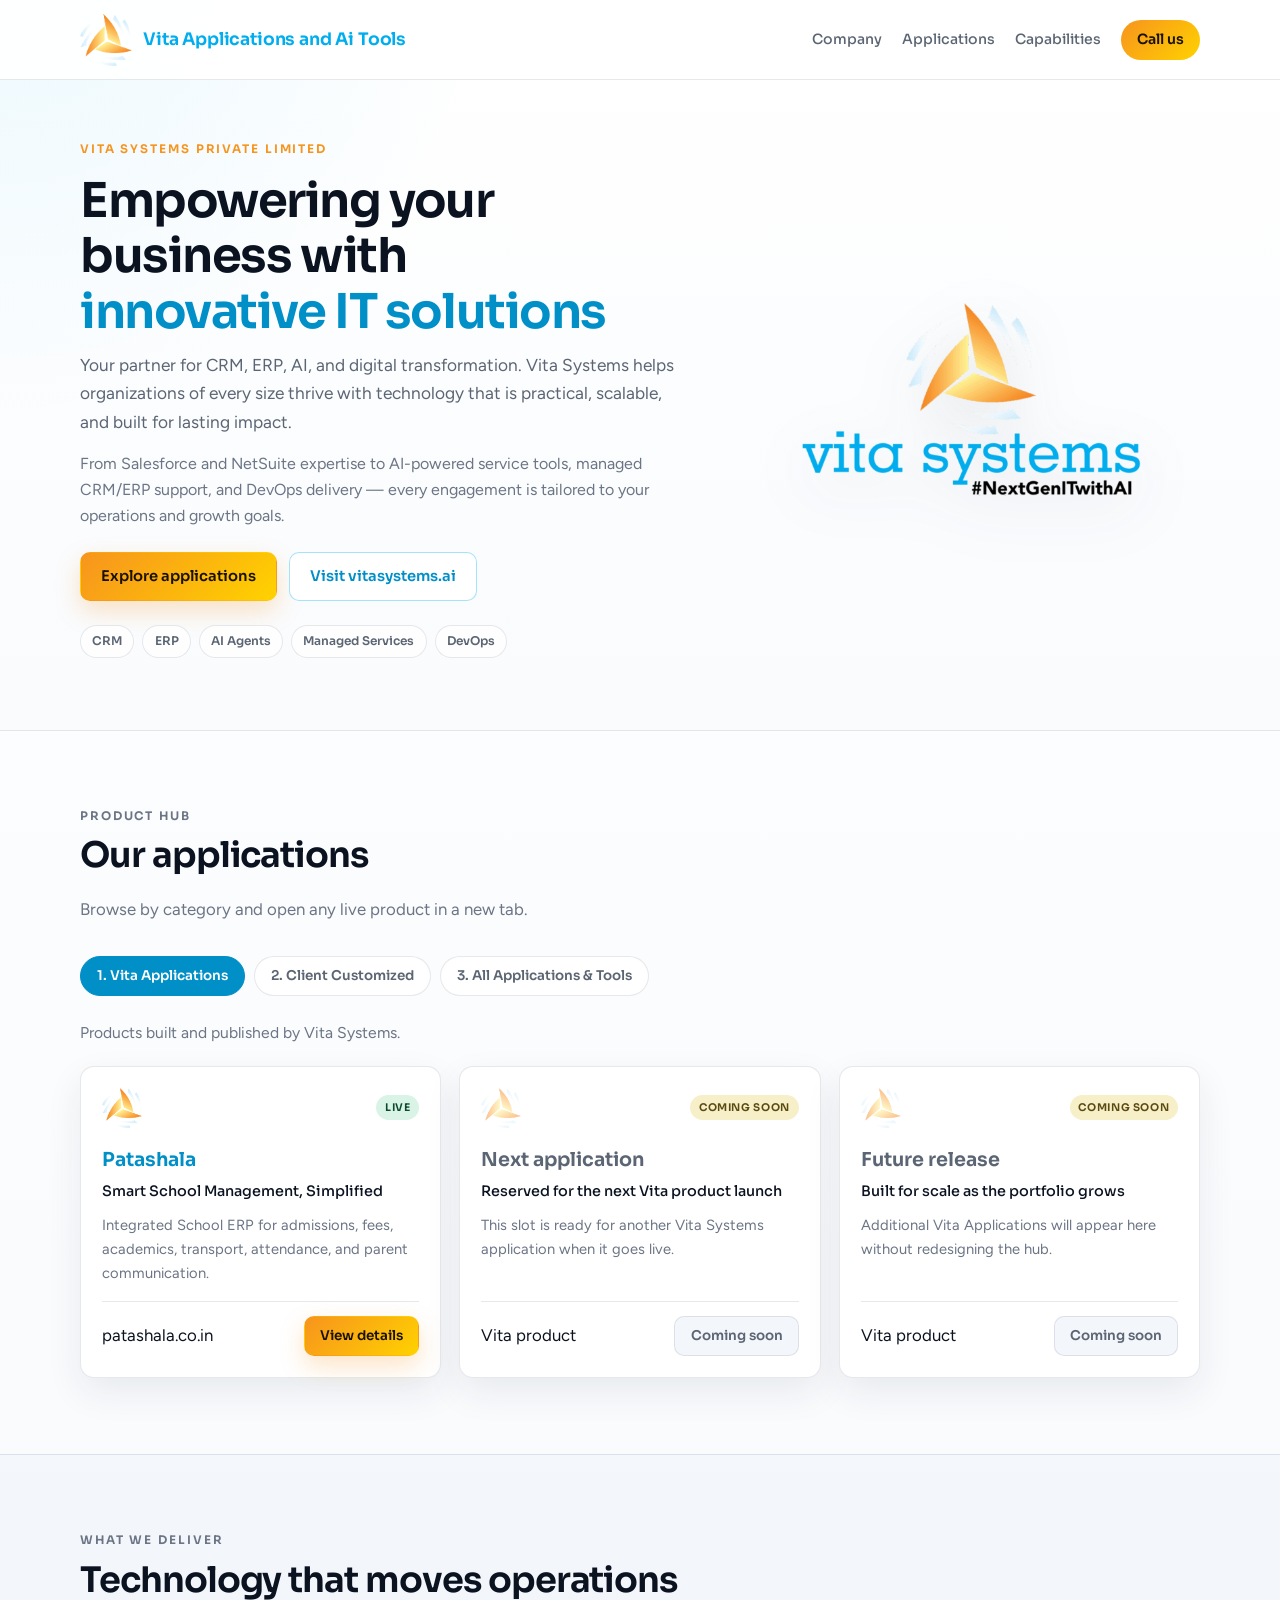
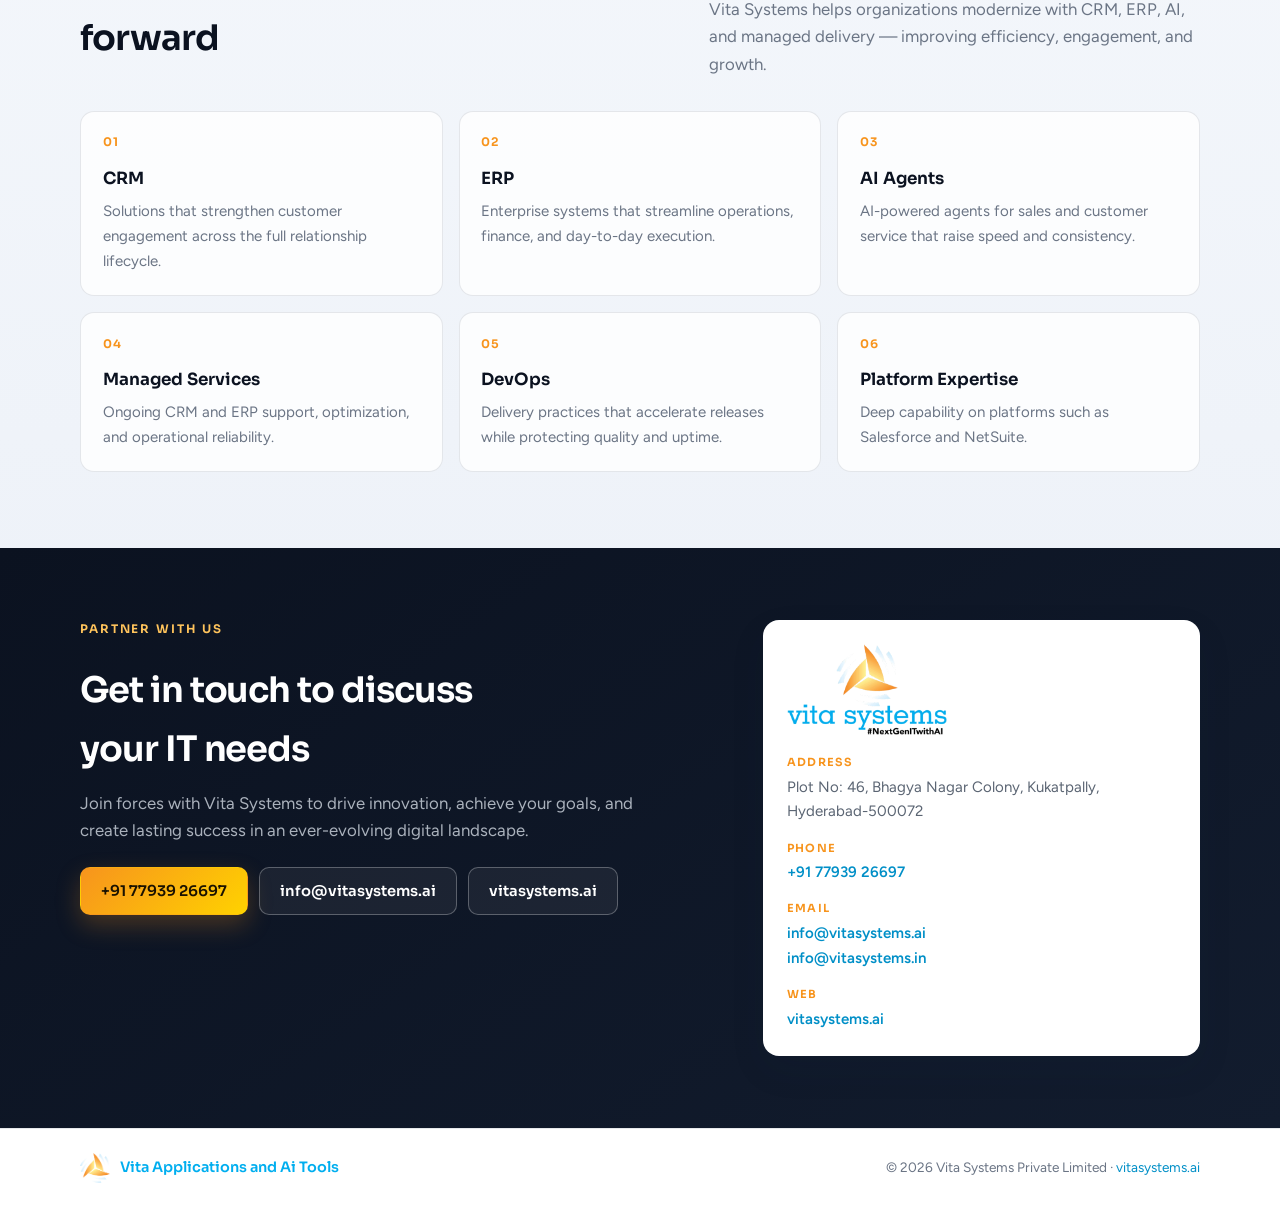
<file: index.html>
<!DOCTYPE html>
<html lang="en">
<head>
  <meta charset="UTF-8" />
  <meta name="viewport" content="width=device-width, initial-scale=1.0" />
  <title>Vita Applications and Ai Tools | Vita Systems</title>
  <meta name="description" content="Official application hub for Vita Systems — launch Patashala and client-customized products from apps.vitasystems.in." />
  <meta name="theme-color" content="#ffffff" />
  <link rel="canonical" href="https://apps.vitasystems.in/" />
  <link rel="preconnect" href="https://fonts.googleapis.com" />
  <link rel="preconnect" href="https://fonts.gstatic.com" crossorigin />
  <link href="https://fonts.googleapis.com/css2?family=Figtree:wght@400;500;600;700&family=Sora:wght@500;600;700&display=swap" rel="stylesheet" />
  <link rel="stylesheet" href="css/styles.css" />
  <link rel="icon" type="image/png" href="assets/vita-emblem-transparent.png" />
</head>
<body>
  <a class="skip-link" href="#applications">Skip to applications</a>

  <header class="site-header">
    <div class="container header-inner">
      <a class="brand" href="#top" aria-label="Vita Applications and Ai Tools home">
        <img src="assets/vita-emblem-transparent.png" alt="" width="56" height="56" class="brand-mark" />
        <span class="brand-name">Vita Applications and Ai Tools</span>
      </a>
      <nav class="site-nav" aria-label="Primary">
        <a href="#about">Company</a>
        <a href="#applications">Applications</a>
        <a href="#capabilities">Capabilities</a>
        <a class="nav-cta" href="tel:+917793926697">Call us</a>
      </nav>
    </div>
  </header>

  <main id="top">
    <section id="about" class="hero" aria-labelledby="company-heading">
      <div class="container hero-grid">
        <div class="hero-copy">
          <p class="eyebrow">Vita Systems Private Limited</p>
          <h1 id="company-heading">
            Empowering your business with
            <span class="text-accent">innovative IT solutions</span>
          </h1>
          <p class="lead">
            Your partner for CRM, ERP, AI, and digital transformation. Vita Systems
            helps organizations of every size thrive with technology that is practical,
            scalable, and built for lasting impact.
          </p>
          <p class="lead muted">
            From Salesforce and NetSuite expertise to AI-powered service tools,
            managed CRM/ERP support, and DevOps delivery — every engagement is
            tailored to your operations and growth goals.
          </p>
          <div class="hero-actions">
            <a class="btn btn-primary" href="#applications">Explore applications</a>
            <a class="btn btn-secondary" href="https://vitasystems.ai/" target="_blank" rel="noopener noreferrer">Visit vitasystems.ai</a>
          </div>
          <ul class="trust-row">
            <li>CRM</li>
            <li>ERP</li>
            <li>AI Agents</li>
            <li>Managed Services</li>
            <li>DevOps</li>
          </ul>
        </div>
        <div class="hero-visual">
          <img
            src="assets/vita-logo-transparent.png"
            alt="Vita Systems — #NextGenITwithAI"
            width="380"
            height="216"
            class="hero-logo"
            decoding="async"
          />
        </div>
      </div>
    </section>

    <section id="applications" class="section apps-section" aria-labelledby="apps-heading">
      <div class="container">
        <header class="section-head">
          <p class="eyebrow">Product hub</p>
          <h2 id="apps-heading">Our applications</h2>
          <p>Browse by category and open any live product in a new tab.</p>
        </header>

        <div class="app-tabs" role="tablist" aria-label="Application categories">
          <button type="button" class="app-tab is-active" role="tab" aria-selected="true" aria-controls="panel-vita" id="tab-vita" data-panel="panel-vita">1. Vita Applications</button>
          <button type="button" class="app-tab" role="tab" aria-selected="false" aria-controls="panel-client" id="tab-client" data-panel="panel-client">2. Client Customized</button>
          <button type="button" class="app-tab" role="tab" aria-selected="false" aria-controls="panel-all" id="tab-all" data-panel="panel-all">3. All Applications &amp; Tools</button>
        </div>

        <!-- 1. Vita Applications -->
        <div class="app-panel is-active" role="tabpanel" id="panel-vita" aria-labelledby="tab-vita">
          <p class="panel-intro">Products built and published by Vita Systems.</p>
          <ul class="app-grid">
            <li>
              <a class="app-card-link" href="apps/patashala.html" aria-label="View Patashala details">
                <article class="app-card">
                  <div class="app-card-top">
                    <img src="assets/vita-emblem-transparent.png" alt="" width="40" height="40" class="app-card-logo" />
                    <span class="app-badge">Live</span>
                  </div>
                  <h3 class="app-name">Patashala</h3>
                  <p class="app-tagline">Smart School Management, Simplified</p>
                  <p class="app-desc">Integrated School ERP for admissions, fees, academics, transport, attendance, and parent communication.</p>
                  <div class="app-card-footer">
                    <span class="app-meta">patashala.co.in</span>
                    <span class="btn btn-primary btn-sm">View details</span>
                  </div>
                </article>
              </a>
            </li>
            <li>
              <article class="app-card is-soon">
                <div class="app-card-top">
                  <img src="assets/vita-emblem-transparent.png" alt="" width="40" height="40" class="app-card-logo muted" />
                  <span class="app-badge soon">Coming soon</span>
                </div>
                <h3 class="app-name">Next application</h3>
                <p class="app-tagline">Reserved for the next Vita product launch</p>
                <p class="app-desc">This slot is ready for another Vita Systems application when it goes live.</p>
                <div class="app-card-footer">
                  <span class="app-meta">Vita product</span>
                  <span class="btn btn-ghost btn-sm" aria-disabled="true">Coming soon</span>
                </div>
              </article>
            </li>
            <li>
              <article class="app-card is-soon">
                <div class="app-card-top">
                  <img src="assets/vita-emblem-transparent.png" alt="" width="40" height="40" class="app-card-logo muted" />
                  <span class="app-badge soon">Coming soon</span>
                </div>
                <h3 class="app-name">Future release</h3>
                <p class="app-tagline">Built for scale as the portfolio grows</p>
                <p class="app-desc">Additional Vita Applications will appear here without redesigning the hub.</p>
                <div class="app-card-footer">
                  <span class="app-meta">Vita product</span>
                  <span class="btn btn-ghost btn-sm" aria-disabled="true">Coming soon</span>
                </div>
              </article>
            </li>
          </ul>
        </div>

        <!-- 2. Client Customized -->
        <div class="app-panel" role="tabpanel" id="panel-client" aria-labelledby="tab-client" hidden>
          <p class="panel-intro">Tailored builds for individual client operations.</p>
          <ul class="app-grid">
            <li>
              <a class="app-card-link" href="apps/skdcm.html" aria-label="View SKDCM details">
                <article class="app-card">
                  <div class="app-card-top">
                    <img src="assets/vita-emblem-transparent.png" alt="" width="40" height="40" class="app-card-logo" />
                    <span class="app-badge">Live</span>
                  </div>
                  <h3 class="app-name">Sri Konduri Dental Clinic</h3>
                  <p class="app-tagline">Custom clinic operations platform</p>
                  <p class="app-desc">Client-customized dental clinic management system for Sri Konduri Dental Clinic &amp; Implant Center, Sathupally.</p>
                  <div class="app-card-footer">
                    <span class="app-meta">skdc.konduridental.com</span>
                    <span class="btn btn-primary btn-sm">View details</span>
                  </div>
                </article>
              </a>
            </li>
            <li>
              <article class="app-card is-soon">
                <div class="app-card-top">
                  <img src="assets/vita-emblem-transparent.png" alt="" width="40" height="40" class="app-card-logo muted" />
                  <span class="app-badge soon">Coming soon</span>
                </div>
                <h3 class="app-name">Next client app</h3>
                <p class="app-tagline">Reserved for the next customized build</p>
                <p class="app-desc">Placeholder for another client-specific application.</p>
                <div class="app-card-footer">
                  <span class="app-meta">Custom client app</span>
                  <span class="btn btn-ghost btn-sm" aria-disabled="true">Coming soon</span>
                </div>
              </article>
            </li>
            <li>
              <article class="app-card is-soon">
                <div class="app-card-top">
                  <img src="assets/vita-emblem-transparent.png" alt="" width="40" height="40" class="app-card-logo muted" />
                  <span class="app-badge soon">Coming soon</span>
                </div>
                <h3 class="app-name">Future client release</h3>
                <p class="app-tagline">Ready for the next engagement</p>
                <p class="app-desc">More customized client applications will be listed in this category.</p>
                <div class="app-card-footer">
                  <span class="app-meta">Custom client app</span>
                  <span class="btn btn-ghost btn-sm" aria-disabled="true">Coming soon</span>
                </div>
              </article>
            </li>
          </ul>
        </div>

        <!-- 3. All -->
        <div class="app-panel" role="tabpanel" id="panel-all" aria-labelledby="tab-all" hidden>
          <p class="panel-intro">Vita products and client-customized apps in one view.</p>
          <ul class="app-grid">
            <li>
              <a class="app-card-link" href="apps/patashala.html" aria-label="View Patashala details">
                <article class="app-card">
                  <div class="app-card-top">
                    <img src="assets/vita-emblem-transparent.png" alt="" width="40" height="40" class="app-card-logo" />
                    <span class="app-badge">Live</span>
                  </div>
                  <h3 class="app-name">Patashala</h3>
                  <p class="app-tagline">Smart School Management, Simplified</p>
                  <p class="app-desc">Integrated School ERP for admissions, fees, academics, transport, attendance, and parent communication.</p>
                  <div class="app-card-footer">
                    <span class="app-meta">patashala.co.in</span>
                    <span class="btn btn-primary btn-sm">View details</span>
                  </div>
                </article>
              </a>
            </li>
            <li>
              <a class="app-card-link" href="apps/skdcm.html" aria-label="View SKDCM details">
                <article class="app-card">
                  <div class="app-card-top">
                    <img src="assets/vita-emblem-transparent.png" alt="" width="40" height="40" class="app-card-logo" />
                    <span class="app-badge">Live</span>
                  </div>
                  <h3 class="app-name">Sri Konduri Dental Clinic</h3>
                  <p class="app-tagline">Custom clinic operations platform</p>
                  <p class="app-desc">Client-customized dental clinic management system for Sri Konduri Dental Clinic &amp; Implant Center, Sathupally.</p>
                  <div class="app-card-footer">
                    <span class="app-meta">skdc.konduridental.com</span>
                    <span class="btn btn-primary btn-sm">View details</span>
                  </div>
                </article>
              </a>
            </li>
            <li>
              <article class="app-card is-soon">
                <div class="app-card-top">
                  <img src="assets/vita-emblem-transparent.png" alt="" width="40" height="40" class="app-card-logo muted" />
                  <span class="app-badge soon">Coming soon</span>
                </div>
                <h3 class="app-name">Next application</h3>
                <p class="app-tagline">Reserved for the next product launch</p>
                <p class="app-desc">Slot ready for another Vita Systems or client application.</p>
                <div class="app-card-footer">
                  <span class="app-meta">Hub slot</span>
                  <span class="btn btn-ghost btn-sm" aria-disabled="true">Coming soon</span>
                </div>
              </article>
            </li>
          </ul>
        </div>
      </div>
    </section>

    <section id="capabilities" class="section capabilities-section" aria-labelledby="capabilities-heading">
      <div class="container">
        <header class="section-head section-head-split">
          <div>
            <p class="eyebrow">What we deliver</p>
            <h2 id="capabilities-heading">Technology that moves operations forward</h2>
          </div>
          <p>
            Vita Systems helps organizations modernize with CRM, ERP, AI, and
            managed delivery — improving efficiency, engagement, and growth.
          </p>
        </header>

        <ul class="capability-grid">
          <li class="capability">
            <span class="cap-index">01</span>
            <h3>CRM</h3>
            <p>Solutions that strengthen customer engagement across the full relationship lifecycle.</p>
          </li>
          <li class="capability">
            <span class="cap-index">02</span>
            <h3>ERP</h3>
            <p>Enterprise systems that streamline operations, finance, and day-to-day execution.</p>
          </li>
          <li class="capability">
            <span class="cap-index">03</span>
            <h3>AI Agents</h3>
            <p>AI-powered agents for sales and customer service that raise speed and consistency.</p>
          </li>
          <li class="capability">
            <span class="cap-index">04</span>
            <h3>Managed Services</h3>
            <p>Ongoing CRM and ERP support, optimization, and operational reliability.</p>
          </li>
          <li class="capability">
            <span class="cap-index">05</span>
            <h3>DevOps</h3>
            <p>Delivery practices that accelerate releases while protecting quality and uptime.</p>
          </li>
          <li class="capability">
            <span class="cap-index">06</span>
            <h3>Platform Expertise</h3>
            <p>Deep capability on platforms such as Salesforce and NetSuite.</p>
          </li>
        </ul>
      </div>
    </section>

    <section class="contact-band" aria-labelledby="contact-heading">
      <div class="container contact-grid">
        <div class="contact-copy">
          <p class="eyebrow light">Partner with us</p>
          <h2 id="contact-heading">Get in touch to discuss your IT needs</h2>
          <p>
            Join forces with Vita Systems to drive innovation, achieve your goals,
            and create lasting success in an ever-evolving digital landscape.
          </p>
          <div class="contact-actions">
            <a class="btn btn-primary" href="tel:+917793926697">+91 77939 26697</a>
            <a class="btn btn-ghost-light" href="mailto:info@vitasystems.ai">info@vitasystems.ai</a>
            <a class="btn btn-ghost-light" href="https://vitasystems.ai/" target="_blank" rel="noopener noreferrer">vitasystems.ai</a>
          </div>
        </div>
        <aside class="contact-card">
          <img src="assets/vita-logo-transparent.png" alt="Vita Systems" width="180" height="102" class="contact-logo" decoding="async" />
          <dl class="contact-details">
            <div>
              <dt>Address</dt>
              <dd>Plot No: 46, Bhagya Nagar Colony, Kukatpally, Hyderabad-500072</dd>
            </div>
            <div>
              <dt>Phone</dt>
              <dd><a href="tel:+917793926697">+91 77939 26697</a></dd>
            </div>
            <div>
              <dt>Email</dt>
              <dd>
                <a href="mailto:info@vitasystems.ai">info@vitasystems.ai</a><br />
                <a href="mailto:info@vitasystems.in">info@vitasystems.in</a>
              </dd>
            </div>
            <div>
              <dt>Web</dt>
              <dd><a href="https://vitasystems.ai/" target="_blank" rel="noopener noreferrer">vitasystems.ai</a></dd>
            </div>
          </dl>
        </aside>
      </div>
    </section>
  </main>

  <footer class="site-footer">
    <div class="container footer-inner">
      <div class="footer-brand">
        <img src="assets/vita-emblem-transparent.png" alt="" width="32" height="32" />
        <p class="footer-title">Vita Applications and Ai Tools</p>
      </div>
      <p class="footer-copy">
        &copy; <span id="year"></span> Vita Systems Private Limited ·
        <a href="https://vitasystems.ai/" target="_blank" rel="noopener noreferrer">vitasystems.ai</a>
      </p>
    </div>
  </footer>

  <script>
    document.getElementById("year").textContent = new Date().getFullYear();

    const tabs = document.querySelectorAll(".app-tab");
    const panels = document.querySelectorAll(".app-panel");

    tabs.forEach((tab) => {
      tab.addEventListener("click", () => {
        const target = tab.getAttribute("data-panel");

        tabs.forEach((t) => {
          const active = t === tab;
          t.classList.toggle("is-active", active);
          t.setAttribute("aria-selected", active ? "true" : "false");
        });

        panels.forEach((panel) => {
          const show = panel.id === target;
          panel.classList.toggle("is-active", show);
          panel.hidden = !show;
        });
      });
    });
  </script>
</body>
</html>
</file>
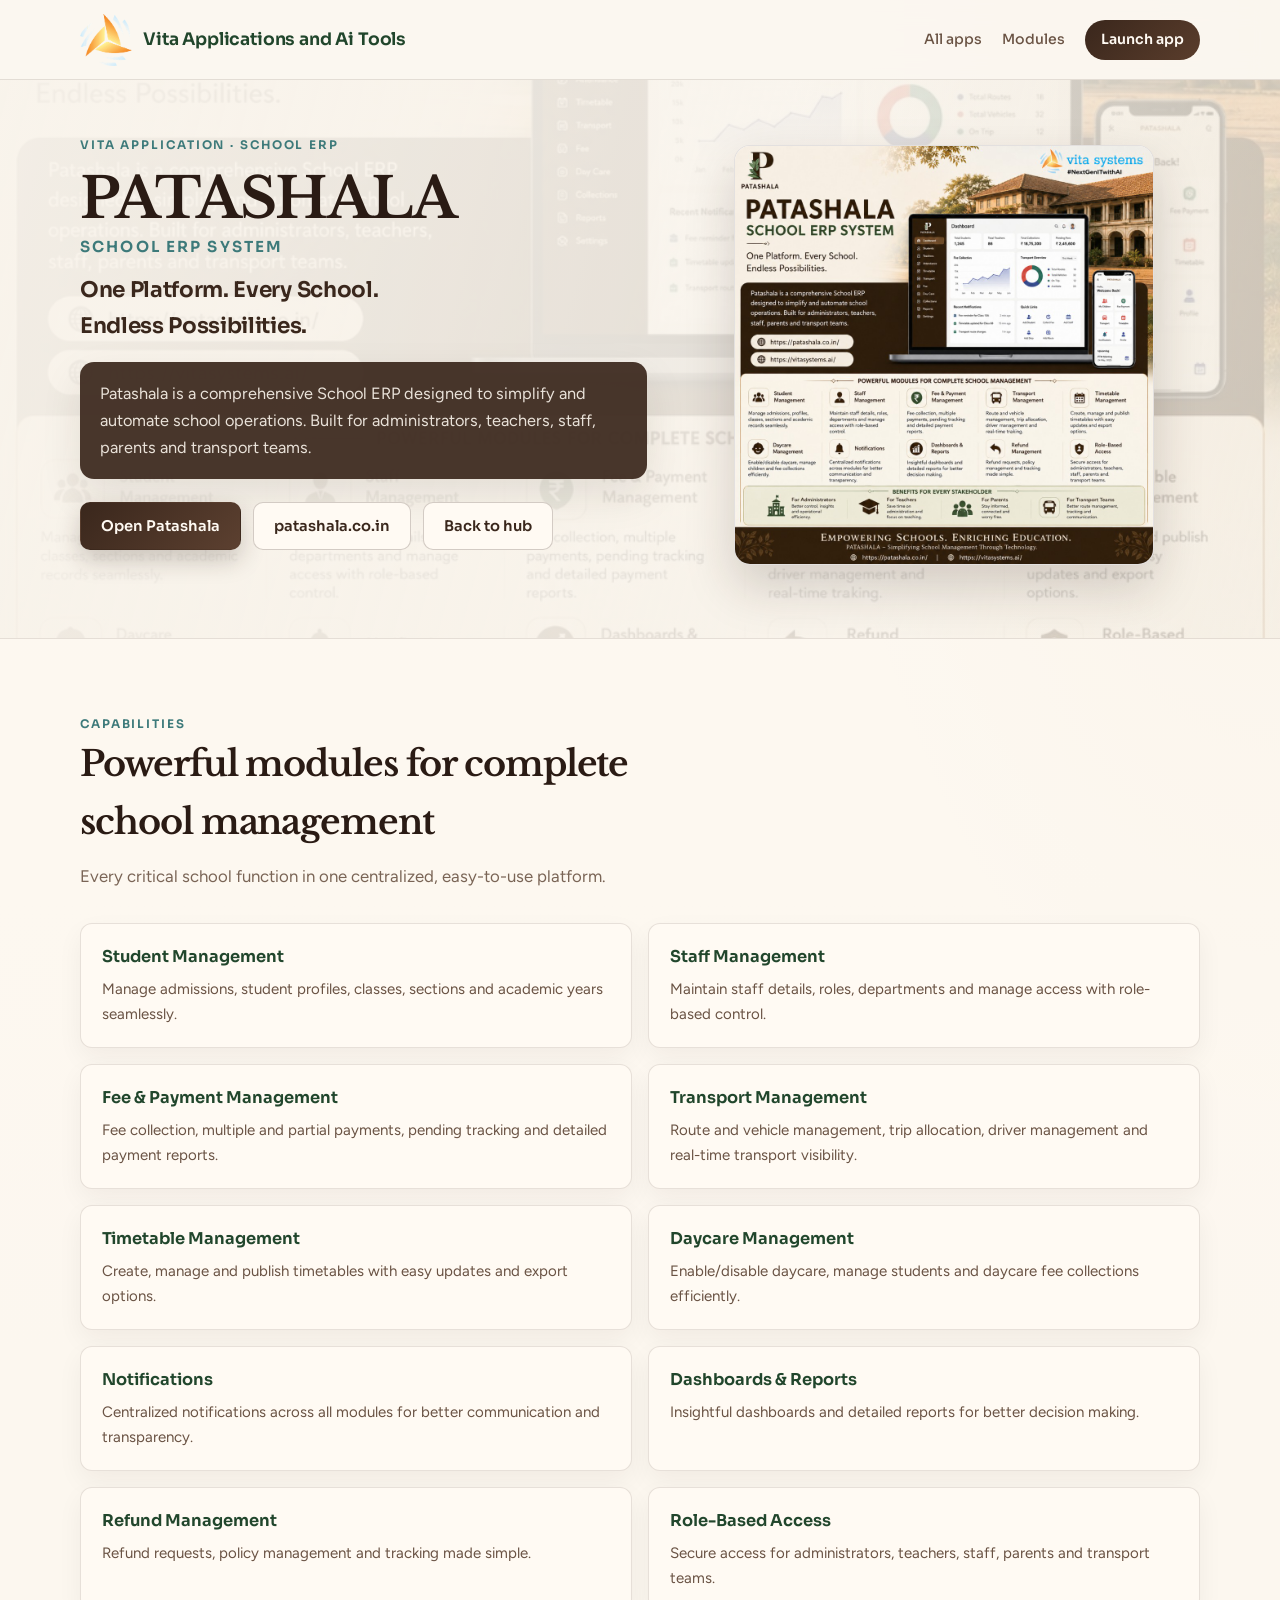
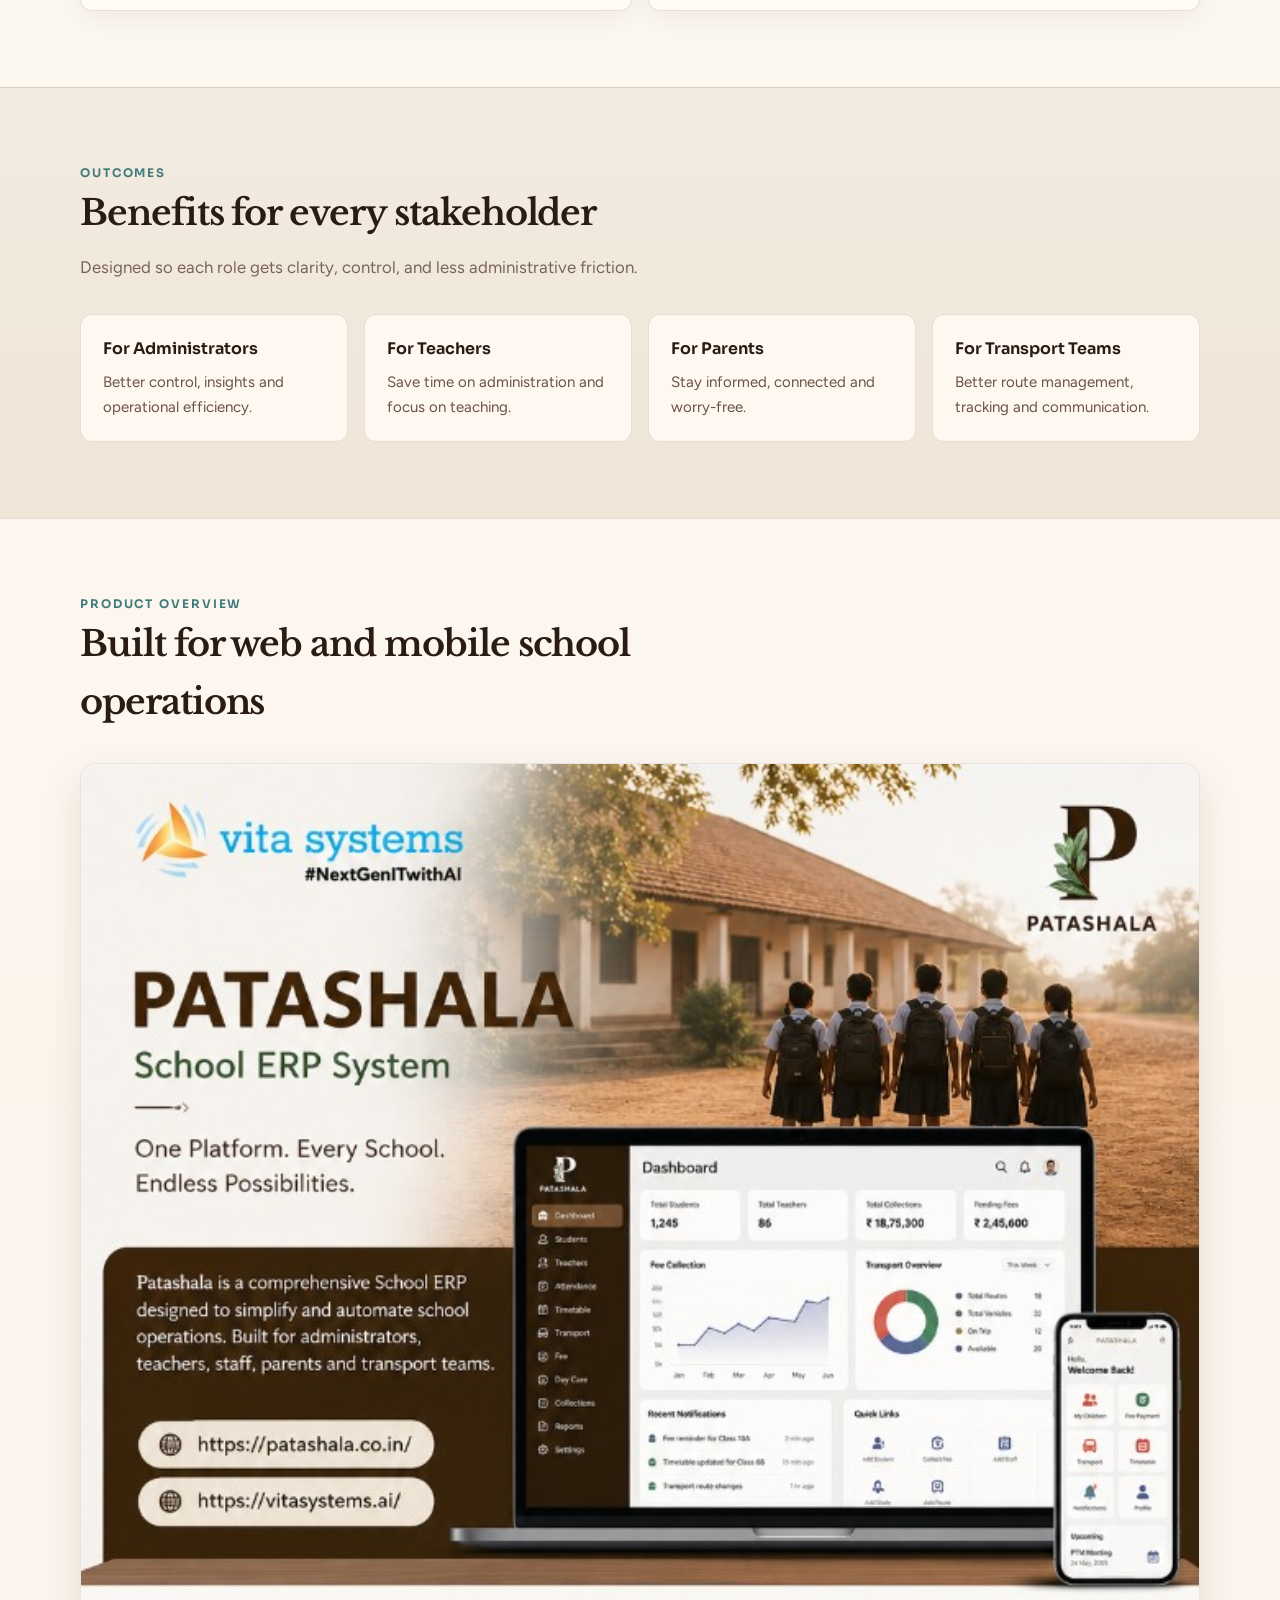
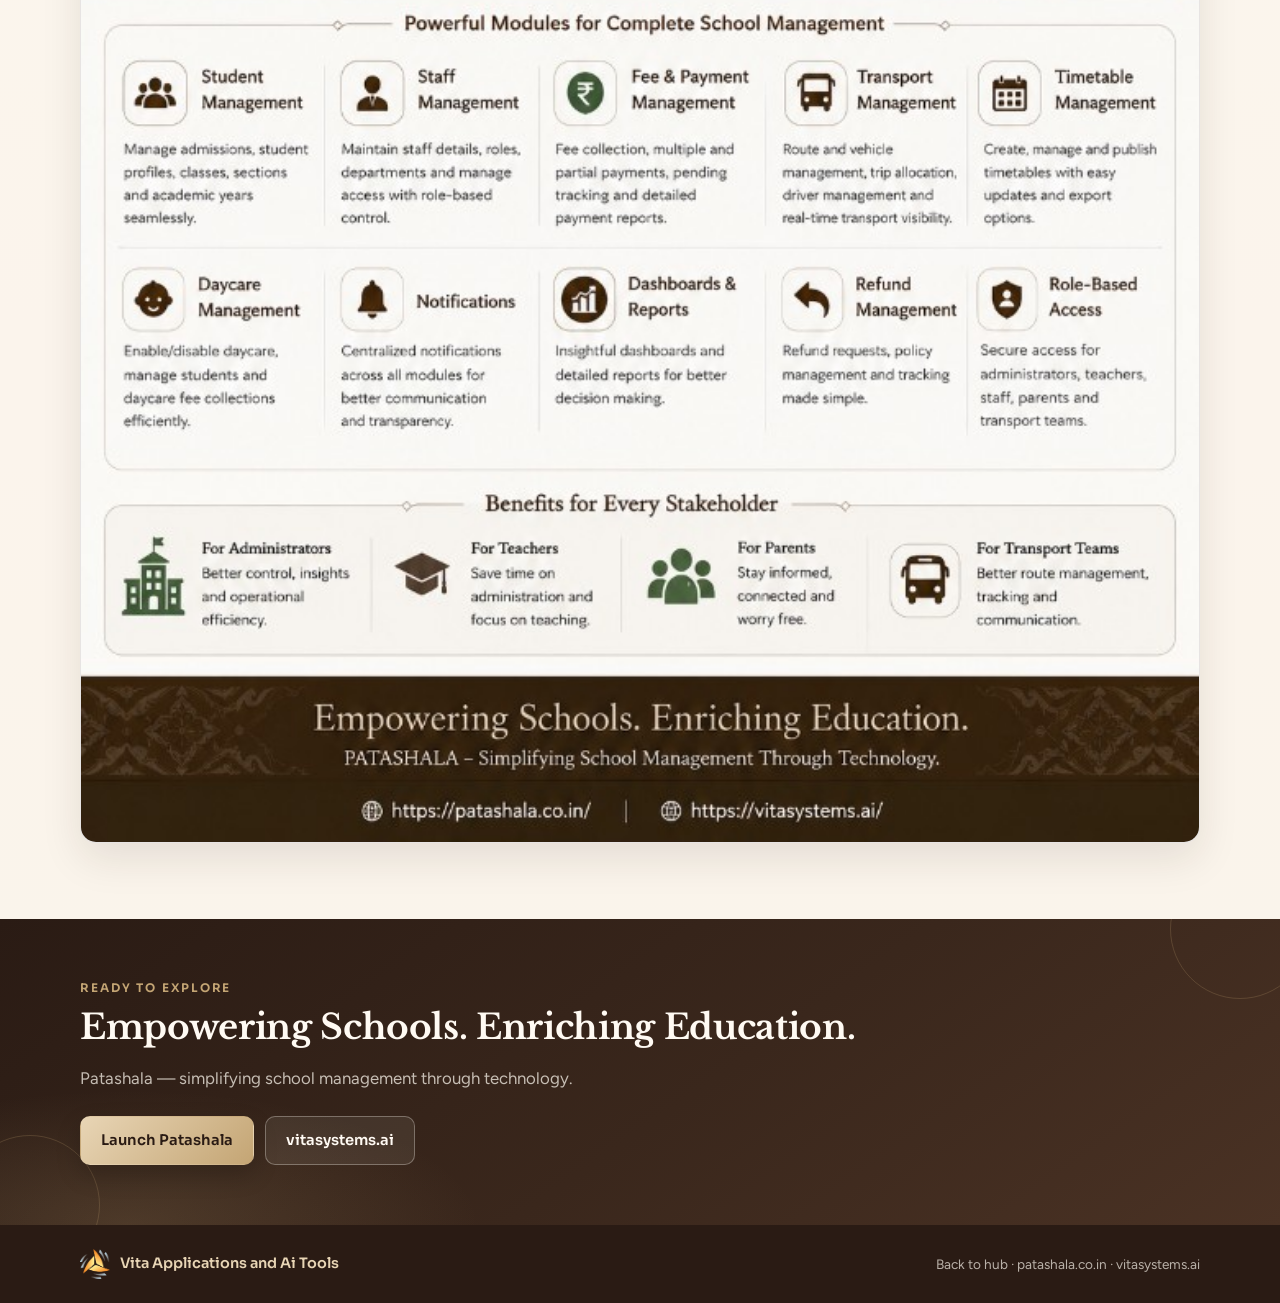
<file: apps/patashala.html>
<!DOCTYPE html>
<html lang="en">
<head>
  <meta charset="UTF-8" />
  <meta name="viewport" content="width=device-width, initial-scale=1.0" />
  <title>Patashala — School ERP System | Vita Systems</title>
  <meta name="description" content="Patashala is a comprehensive School ERP for administrators, teachers, staff, parents and transport teams. One platform for every school operation." />
  <meta name="theme-color" content="#f7f1e8" />
  <link rel="preconnect" href="https://fonts.googleapis.com" />
  <link rel="preconnect" href="https://fonts.gstatic.com" crossorigin />
  <link href="https://fonts.googleapis.com/css2?family=Figtree:wght@400;500;600;700&family=Libre+Baskerville:wght@400;700&family=Sora:wght@500;600;700&display=swap" rel="stylesheet" />
  <link rel="stylesheet" href="../css/styles.css" />
  <link rel="stylesheet" href="../css/app-detail.css" />
  <link rel="icon" type="image/png" href="../assets/vita-emblem-transparent.png" />
</head>
<body class="patashala-theme">
  <a class="skip-link" href="#overview">Skip to content</a>

  <header class="site-header patashala-header">
    <div class="container header-inner">
      <a class="brand" href="../index.html" aria-label="Back to Vita Applications and Ai Tools">
        <img src="../assets/vita-emblem-transparent.png" alt="" width="52" height="52" class="brand-mark" />
        <span class="brand-name">Vita Applications and Ai Tools</span>
      </a>
      <nav class="site-nav" aria-label="Primary">
        <a href="../index.html#applications">All apps</a>
        <a href="#modules">Modules</a>
        <a class="nav-cta" href="https://patashala.co.in/demo" target="_blank" rel="noopener noreferrer">Launch app</a>
      </nav>
    </div>
  </header>

  <main>
    <section class="detail-hero" id="overview" aria-labelledby="app-title">
      <div class="detail-hero-bg" aria-hidden="true"></div>
      <div class="container detail-hero-grid">
        <div class="detail-hero-copy">
          <p class="eyebrow">Vita Application · School ERP</p>
          <h1 id="app-title">Patashala</h1>
          <p class="detail-kicker">School ERP System</p>
          <p class="detail-tagline">One Platform. Every School. Endless Possibilities.</p>
          <div class="detail-intro-panel">
            <p>
              Patashala is a comprehensive School ERP designed to simplify and automate
              school operations. Built for administrators, teachers, staff, parents and
              transport teams.
            </p>
          </div>
          <div class="hero-actions">
            <a class="btn btn-primary" href="https://patashala.co.in/demo" target="_blank" rel="noopener noreferrer">Open Patashala</a>
            <a class="btn btn-secondary" href="https://patashala.co.in/" target="_blank" rel="noopener noreferrer">patashala.co.in</a>
            <a class="btn btn-secondary" href="../index.html#applications">Back to hub</a>
          </div>
        </div>
        <div class="detail-hero-media">
          <img
            src="../assets/patashala-poster-2.jpg"
            alt="Patashala School ERP — dashboard and mobile app overview"
            width="720"
            height="900"
            class="detail-poster"
            decoding="async"
          />
        </div>
      </div>
    </section>

    <section class="section detail-section" id="modules" aria-labelledby="modules-heading">
      <div class="container">
        <header class="section-head">
          <p class="eyebrow">Capabilities</p>
          <h2 id="modules-heading">Powerful modules for complete school management</h2>
          <p>Every critical school function in one centralized, easy-to-use platform.</p>
        </header>

        <ul class="module-grid">
          <li class="module-card">
            <h3>Student Management</h3>
            <p>Manage admissions, student profiles, classes, sections and academic years seamlessly.</p>
          </li>
          <li class="module-card">
            <h3>Staff Management</h3>
            <p>Maintain staff details, roles, departments and manage access with role-based control.</p>
          </li>
          <li class="module-card">
            <h3>Fee &amp; Payment Management</h3>
            <p>Fee collection, multiple and partial payments, pending tracking and detailed payment reports.</p>
          </li>
          <li class="module-card">
            <h3>Transport Management</h3>
            <p>Route and vehicle management, trip allocation, driver management and real-time transport visibility.</p>
          </li>
          <li class="module-card">
            <h3>Timetable Management</h3>
            <p>Create, manage and publish timetables with easy updates and export options.</p>
          </li>
          <li class="module-card">
            <h3>Daycare Management</h3>
            <p>Enable/disable daycare, manage students and daycare fee collections efficiently.</p>
          </li>
          <li class="module-card">
            <h3>Notifications</h3>
            <p>Centralized notifications across all modules for better communication and transparency.</p>
          </li>
          <li class="module-card">
            <h3>Dashboards &amp; Reports</h3>
            <p>Insightful dashboards and detailed reports for better decision making.</p>
          </li>
          <li class="module-card">
            <h3>Refund Management</h3>
            <p>Refund requests, policy management and tracking made simple.</p>
          </li>
          <li class="module-card">
            <h3>Role-Based Access</h3>
            <p>Secure access for administrators, teachers, staff, parents and transport teams.</p>
          </li>
        </ul>
      </div>
    </section>

    <section class="section benefits-section" id="benefits" aria-labelledby="benefits-heading">
      <div class="container">
        <header class="section-head">
          <p class="eyebrow">Outcomes</p>
          <h2 id="benefits-heading">Benefits for every stakeholder</h2>
          <p>Designed so each role gets clarity, control, and less administrative friction.</p>
        </header>

        <ul class="benefit-grid">
          <li class="benefit-card">
            <h3>For Administrators</h3>
            <p>Better control, insights and operational efficiency.</p>
          </li>
          <li class="benefit-card">
            <h3>For Teachers</h3>
            <p>Save time on administration and focus on teaching.</p>
          </li>
          <li class="benefit-card">
            <h3>For Parents</h3>
            <p>Stay informed, connected and worry-free.</p>
          </li>
          <li class="benefit-card">
            <h3>For Transport Teams</h3>
            <p>Better route management, tracking and communication.</p>
          </li>
        </ul>
      </div>
    </section>

    <section class="section detail-gallery" aria-labelledby="gallery-heading">
      <div class="container">
        <header class="section-head">
          <p class="eyebrow">Product overview</p>
          <h2 id="gallery-heading">Built for web and mobile school operations</h2>
        </header>
        <figure class="gallery-frame">
          <img
            src="../assets/patashala-poster-1.jpg"
            alt="Patashala product overview with modules and stakeholder benefits"
            width="900"
            height="1200"
            decoding="async"
            loading="lazy"
          />
        </figure>
      </div>
    </section>

    <section class="detail-cta" aria-labelledby="cta-heading">
      <div class="container detail-cta-inner">
        <div>
          <p class="eyebrow light">Ready to explore</p>
          <h2 id="cta-heading">Empowering Schools. Enriching Education.</h2>
          <p>Patashala — simplifying school management through technology.</p>
        </div>
        <div class="detail-cta-actions">
          <a class="btn btn-primary" href="https://patashala.co.in/demo" target="_blank" rel="noopener noreferrer">Launch Patashala</a>
          <a class="btn btn-ghost-light" href="https://vitasystems.ai/" target="_blank" rel="noopener noreferrer">vitasystems.ai</a>
        </div>
      </div>
    </section>
  </main>

  <footer class="site-footer patashala-footer">
    <div class="container footer-inner">
      <div class="footer-brand">
        <img src="../assets/vita-emblem-transparent.png" alt="" width="32" height="32" />
        <p class="footer-title">Vita Applications and Ai Tools</p>
      </div>
      <p class="footer-copy">
        <a href="../index.html">Back to hub</a> ·
        <a href="https://patashala.co.in/" target="_blank" rel="noopener noreferrer">patashala.co.in</a> ·
        <a href="https://vitasystems.ai/" target="_blank" rel="noopener noreferrer">vitasystems.ai</a>
      </p>
    </div>
  </footer>
</body>
</html>
</file>
<file: css/styles.css>
/* Vita Applications and Ai Tools — optimized client hub */

:root {
  --bg: #f5f8fc;
  --surface: #ffffff;
  --ink: #0b1220;
  --cyan: #00aeef;
  --cyan-deep: #008fc7;
  --orange: #f7941d;
  --gold: #ffd200;
  --slate: #5b6573;
  --muted: #6b7585;
  --line: rgba(15, 35, 60, 0.1);
  --shadow: 0 14px 36px rgba(16, 36, 64, 0.08);
  --shadow-hover: 0 20px 44px rgba(16, 36, 64, 0.12);
  --radius: 14px;
  --font-display: "Sora", "Segoe UI", sans-serif;
  --font-body: "Figtree", "Segoe UI", sans-serif;
  --max: 1120px;
  --header-h: 80px;
}

*,
*::before,
*::after {
  box-sizing: border-box;
}

html {
  scroll-behavior: smooth;
}

body {
  margin: 0;
  min-height: 100vh;
  font-family: var(--font-body);
  font-size: 1.05rem;
  line-height: 1.65;
  color: var(--ink);
  background:
    radial-gradient(ellipse 80% 40% at 0% -5%, rgba(0, 174, 239, 0.09), transparent 50%),
    linear-gradient(180deg, #ffffff 0%, var(--bg) 45%, #e9eef6 100%);
  -webkit-font-smoothing: antialiased;
}

img {
  max-width: 100%;
  height: auto;
  display: block;
}

a {
  color: var(--cyan-deep);
  text-decoration: none;
}

a:hover {
  color: var(--cyan);
}

.skip-link {
  position: absolute;
  left: 1rem;
  top: -4rem;
  z-index: 100;
  padding: 0.6rem 1rem;
  background: var(--cyan);
  color: #fff;
  font-weight: 600;
  border-radius: 8px;
}

.skip-link:focus {
  top: 1rem;
}

.container {
  width: min(100% - 2.5rem, var(--max));
  margin-inline: auto;
}

/* Header */

.site-header {
  position: sticky;
  top: 0;
  z-index: 50;
  height: var(--header-h);
  border-bottom: 1px solid var(--line);
  background: rgba(255, 255, 255, 0.92);
  backdrop-filter: blur(12px);
  -webkit-backdrop-filter: blur(12px);
}

.header-inner {
  display: flex;
  align-items: center;
  justify-content: space-between;
  height: var(--header-h);
  gap: 1.25rem;
}

.brand {
  display: flex;
  align-items: center;
  gap: 0.7rem;
  color: inherit;
  min-width: 0;
}

.brand:hover {
  color: inherit;
}

.brand-mark {
  width: 52px;
  height: 52px;
  object-fit: contain;
  flex-shrink: 0;
}

.brand-name {
  font-family: var(--font-display);
  font-weight: 650;
  font-size: clamp(0.92rem, 1.7vw, 1.08rem);
  letter-spacing: -0.01em;
  color: var(--cyan);
  line-height: 1.25;
}

.site-nav {
  display: flex;
  align-items: center;
  gap: 1.25rem;
  flex-shrink: 0;
}

.site-nav a {
  font-family: var(--font-display);
  font-size: 0.88rem;
  font-weight: 500;
  color: var(--slate);
}

.site-nav a:hover {
  color: var(--cyan-deep);
}

.nav-cta {
  display: inline-flex;
  align-items: center;
  min-height: 40px;
  padding: 0 1rem;
  border-radius: 999px;
  color: #1a1200 !important;
  background: linear-gradient(135deg, var(--orange), var(--gold));
  font-weight: 600 !important;
}

.nav-cta:hover {
  filter: brightness(1.03);
  color: #1a1200 !important;
}

/* Shared */

.section {
  padding: 4.75rem 0;
}

.eyebrow {
  margin: 0 0 0.85rem;
  font-family: var(--font-display);
  font-size: 0.74rem;
  font-weight: 650;
  letter-spacing: 0.16em;
  text-transform: uppercase;
  color: var(--orange);
}

.eyebrow.light {
  color: #ffc45c;
}

.section-head {
  margin-bottom: 2rem;
  max-width: 38rem;
}

.section-head h2,
.hero-copy h1,
.contact-copy h2 {
  margin: 0 0 0.75rem;
  font-family: var(--font-display);
  font-weight: 650;
  letter-spacing: -0.03em;
  color: var(--ink);
}

.section-head h2,
.contact-copy h2 {
  font-size: clamp(1.7rem, 3vw, 2.2rem);
}

.section-head p,
.panel-intro {
  margin: 0;
  color: var(--muted);
}

.section-head-split {
  max-width: none;
  display: grid;
  grid-template-columns: 1.1fr 0.9fr;
  gap: 1.75rem;
  align-items: end;
  margin-bottom: 2rem;
}

/* Buttons */

.btn {
  display: inline-flex;
  align-items: center;
  justify-content: center;
  min-height: 46px;
  padding: 0.7rem 1.25rem;
  border-radius: 10px;
  font-family: var(--font-display);
  font-size: 0.92rem;
  font-weight: 600;
  border: 1px solid transparent;
  transition: transform 0.15s ease, box-shadow 0.15s ease, background 0.15s ease;
}

.btn:hover {
  transform: translateY(-1px);
}

.btn-sm {
  min-height: 40px;
  padding: 0.5rem 0.95rem;
  font-size: 0.84rem;
}

.btn-primary {
  color: #1a1200;
  background: linear-gradient(135deg, var(--orange), var(--gold));
  box-shadow: 0 10px 24px rgba(247, 148, 29, 0.25);
}

.btn-primary:hover {
  color: #1a1200;
}

.btn-secondary {
  color: var(--cyan-deep);
  background: #fff;
  border-color: rgba(0, 174, 239, 0.35);
}

.btn-secondary:hover {
  color: var(--cyan-deep);
  background: rgba(0, 174, 239, 0.08);
}

.btn-ghost {
  color: var(--slate);
  background: #f3f6fa;
  border-color: var(--line);
  pointer-events: none;
}

.btn-ghost-light {
  color: #fff;
  border-color: rgba(255, 255, 255, 0.28);
  background: rgba(255, 255, 255, 0.06);
}

.btn-ghost-light:hover {
  color: #fff;
  background: rgba(255, 255, 255, 0.12);
}

/* Hero */

.hero {
  padding: 3.75rem 0 4.5rem;
}

.hero-grid {
  display: grid;
  grid-template-columns: 1.15fr 0.85fr;
  gap: 2.75rem;
  align-items: center;
}

.hero-copy h1 {
  font-size: clamp(2rem, 4.2vw, 3rem);
  line-height: 1.15;
  max-width: 16ch;
}

.text-accent {
  color: var(--cyan-deep);
}

.lead {
  margin: 0 0 0.9rem;
  max-width: 38rem;
  color: var(--slate);
  font-size: 1.08rem;
}

.lead.muted {
  color: var(--muted);
  font-size: 1rem;
}

.hero-actions {
  display: flex;
  flex-wrap: wrap;
  gap: 0.75rem;
  margin: 1.4rem 0 1.5rem;
}

.trust-row {
  list-style: none;
  margin: 0;
  padding: 0;
  display: flex;
  flex-wrap: wrap;
  gap: 0.5rem;
}

.trust-row li {
  padding: 0.35rem 0.7rem;
  border-radius: 999px;
  border: 1px solid var(--line);
  background: rgba(255, 255, 255, 0.75);
  font-family: var(--font-display);
  font-size: 0.75rem;
  font-weight: 600;
  color: var(--slate);
}

.hero-visual {
  display: flex;
  justify-content: center;
}

.hero-logo {
  width: min(100%, 340px);
  filter: drop-shadow(0 16px 30px rgba(16, 36, 64, 0.1));
}

/* Applications */

.apps-section {
  border-top: 1px solid var(--line);
  background: rgba(255, 255, 255, 0.55);
}

.app-tabs {
  display: flex;
  flex-wrap: wrap;
  gap: 0.55rem;
  margin-bottom: 1.5rem;
}

.app-tab {
  appearance: none;
  border: 1px solid var(--line);
  background: #fff;
  color: var(--slate);
  font-family: var(--font-display);
  font-size: 0.84rem;
  font-weight: 600;
  padding: 0.65rem 1rem;
  border-radius: 999px;
  cursor: pointer;
  transition: background 0.15s ease, color 0.15s ease, border-color 0.15s ease;
}

.app-tab:hover {
  border-color: rgba(0, 174, 239, 0.35);
  color: var(--cyan-deep);
}

.app-tab.is-active {
  color: #fff;
  background: var(--cyan-deep);
  border-color: var(--cyan-deep);
}

.panel-intro {
  margin-bottom: 1.25rem;
  font-size: 0.98rem;
}

.app-grid {
  list-style: none;
  margin: 0;
  padding: 0;
  display: grid;
  grid-template-columns: repeat(3, 1fr);
  gap: 1.15rem;
}

.app-card {
  display: flex;
  flex-direction: column;
  height: 100%;
  min-height: 260px;
  padding: 1.3rem;
  border-radius: var(--radius);
  border: 1px solid var(--line);
  background: var(--surface);
  box-shadow: var(--shadow);
  transition: transform 0.18s ease, box-shadow 0.18s ease, border-color 0.18s ease;
}

.app-card:hover {
  transform: translateY(-4px);
  border-color: rgba(0, 174, 239, 0.35);
  box-shadow: var(--shadow-hover);
}

.app-card.is-soon:hover {
  transform: translateY(-2px);
}

.app-card-top {
  display: flex;
  align-items: center;
  justify-content: space-between;
  margin-bottom: 1rem;
}

.app-card-logo {
  width: 40px;
  height: 40px;
  object-fit: contain;
}

.app-card-logo.muted {
  opacity: 0.5;
}

.app-badge {
  display: inline-flex;
  padding: 0.25rem 0.55rem;
  border-radius: 999px;
  font-family: var(--font-display);
  font-size: 0.66rem;
  font-weight: 650;
  letter-spacing: 0.06em;
  text-transform: uppercase;
  color: #0d4a2c;
  background: #d9f4e6;
}

.app-badge.soon {
  color: #5a4a12;
  background: #f7efc8;
}

.app-name {
  margin: 0 0 0.3rem;
  font-family: var(--font-display);
  font-size: 1.2rem;
  font-weight: 650;
  color: var(--cyan-deep);
}

.app-card.is-soon .app-name {
  color: var(--slate);
}

.app-tagline {
  margin: 0 0 0.55rem;
  font-family: var(--font-display);
  font-size: 0.9rem;
  font-weight: 500;
  color: var(--ink);
}

.app-desc {
  margin: 0 0 1rem;
  color: var(--muted);
  font-size: 0.92rem;
  flex: 1;
}

.app-card-footer {
  display: flex;
  align-items: center;
  justify-content: space-between;
  gap: 0.65rem;
  margin-top: auto;
  padding-top: 0.85rem;
  border-top: 1px solid var(--line);
}

.app-card-link {
  display: block;
  height: 100%;
  color: inherit;
  text-decoration: none;
}

.app-card-link:hover {
  color: inherit;
}

.app-card-link .btn-primary {
  pointer-events: none;
}

/* Capabilities */

.capabilities-section {
  border-top: 1px solid var(--line);
}

.capability-grid {
  list-style: none;
  margin: 0;
  padding: 0;
  display: grid;
  grid-template-columns: repeat(3, 1fr);
  gap: 1rem;
}

.capability {
  padding: 1.35rem;
  border-radius: var(--radius);
  border: 1px solid var(--line);
  background: rgba(255, 255, 255, 0.8);
}

.cap-index {
  display: block;
  margin-bottom: 0.75rem;
  font-family: var(--font-display);
  font-size: 0.74rem;
  font-weight: 650;
  letter-spacing: 0.1em;
  color: var(--orange);
}

.capability h3 {
  margin: 0 0 0.4rem;
  font-family: var(--font-display);
  font-size: 1.05rem;
  font-weight: 650;
}

.capability p {
  margin: 0;
  color: var(--muted);
  font-size: 0.94rem;
}

/* Contact */

.contact-band {
  padding: 4.5rem 0;
  background: linear-gradient(145deg, #0b1220 0%, #121c2e 100%);
  color: #e8eef7;
}

.contact-grid {
  display: grid;
  grid-template-columns: 1.2fr 0.8fr;
  gap: 1.75rem;
  align-items: stretch;
}

.contact-copy h2 {
  color: #fff;
  max-width: 16ch;
}

.contact-copy p {
  margin: 0 0 1.35rem;
  max-width: 36rem;
  color: rgba(232, 238, 247, 0.72);
}

.contact-actions {
  display: flex;
  flex-wrap: wrap;
  gap: 0.7rem;
}

.contact-card {
  padding: 1.5rem;
  border-radius: 16px;
  background: #fff;
  color: var(--ink);
  box-shadow: var(--shadow);
}

.contact-logo {
  width: 160px;
  margin-bottom: 1.1rem;
}

.contact-details {
  margin: 0;
  display: grid;
  gap: 0.9rem;
}

.contact-details dt {
  font-family: var(--font-display);
  font-size: 0.7rem;
  font-weight: 650;
  letter-spacing: 0.1em;
  text-transform: uppercase;
  color: var(--orange);
  margin-bottom: 0.2rem;
}

.contact-details dd {
  margin: 0;
  color: var(--slate);
  font-size: 0.94rem;
}

.contact-details a {
  font-weight: 600;
}

/* Footer */

.site-footer {
  padding: 1.5rem 0;
  background: #fff;
  border-top: 1px solid var(--line);
}

.footer-inner {
  display: flex;
  flex-wrap: wrap;
  gap: 0.85rem;
  align-items: center;
  justify-content: space-between;
}

.footer-brand {
  display: flex;
  align-items: center;
  gap: 0.6rem;
}

.footer-brand img {
  width: 30px;
  height: 30px;
}

.footer-title {
  margin: 0;
  font-family: var(--font-display);
  font-weight: 600;
  font-size: 0.9rem;
  color: var(--cyan);
}

.footer-copy {
  margin: 0;
  color: var(--muted);
  font-size: 0.85rem;
}

/* Responsive */

@media (max-width: 960px) {
  .hero-grid,
  .section-head-split,
  .contact-grid {
    grid-template-columns: 1fr;
  }

  .hero-copy h1 {
    max-width: none;
  }

  .hero-visual {
    order: -1;
  }

  .hero-logo {
    width: min(100%, 260px);
  }

  .app-grid,
  .capability-grid {
    grid-template-columns: repeat(2, 1fr);
  }
}

@media (max-width: 700px) {
  .app-grid,
  .capability-grid {
    grid-template-columns: 1fr;
  }

  .site-nav a:not(.nav-cta) {
    display: none;
  }

  .brand-name {
    font-size: 0.86rem;
    max-width: 10.5rem;
  }

  .brand-mark {
    width: 44px;
    height: 44px;
  }

  .hero-actions,
  .contact-actions,
  .app-card-footer {
    flex-direction: column;
    align-items: stretch;
  }

  .btn {
    width: 100%;
  }

  .app-tab {
    width: 100%;
    text-align: center;
  }
}

@media (prefers-reduced-motion: reduce) {
  html {
    scroll-behavior: auto;
  }

  .btn:hover,
  .app-card:hover {
    transform: none;
  }
}
</file>
<file: css/app-detail.css>
/* SKDCM detail page — official SKDCMS poster palette */

.skdcm-theme {
  /* Poster palette */
  --skd-navy: #002453;       /* Primary Navy — Deep Navy Blue */
  --skd-corp-blue: #033f6b;  /* Dark Blue — Corporate Blue */
  --skd-bright-blue: #008fe8; /* Primary Blue */
  --skd-cyan: #00aeef;       /* Accent Blue — Cyan Blue */
  --skd-sky: #c8ecfd;        /* Light Blue — Soft Sky Blue */
  --skd-ice: #f6fbfe;        /* Very light background — Ice Blue */
  --skd-white: #ffffff;
  --skd-orange: #fe4e05;     /* Orange accent — VITA Orange */
  --skd-green: #16a085;      /* Green accent — Healthcare Green */
  --skd-purple: #7b2cbf;     /* Purple accent — Treatment Purple */

  /* Role mapping used throughout this theme */
  --skd-cream: var(--skd-ice);
  --skd-cream-deep: var(--skd-sky);
  --skd-paper: var(--skd-white);
  --skd-ink: var(--skd-navy);
  --skd-ink-deep: var(--skd-navy);
  --skd-ink-soft: var(--skd-corp-blue);
  --skd-teal: var(--skd-bright-blue);
  --skd-teal-deep: var(--skd-corp-blue);
  --skd-blue: var(--skd-cyan);
  --skd-gold: var(--skd-orange);
  --skd-line: rgba(0, 36, 83, 0.12);
  --skd-shadow: 0 16px 40px rgba(0, 36, 83, 0.1);

  --bg: var(--skd-cream);
  --surface: var(--skd-paper);
  --ink: var(--skd-ink);
  --cyan: var(--skd-teal);
  --cyan-deep: var(--skd-teal-deep);
  --orange: var(--skd-blue);
  --gold: var(--skd-gold);
  --slate: var(--skd-ink-soft);
  --muted: #3f6488;
  --line: var(--skd-line);
  --shadow: var(--skd-shadow);
  --shadow-hover: 0 20px 46px rgba(0, 36, 83, 0.14);

  background:
    radial-gradient(ellipse 70% 45% at 100% 0%, rgba(0, 174, 239, 0.16), transparent 55%),
    linear-gradient(180deg, #fbfeff 0%, var(--skd-cream) 40%, var(--skd-cream-deep) 100%);
  color: var(--skd-ink);
}

.skdcm-theme .skdcm-header {
  background: rgba(246, 251, 254, 0.92);
  border-bottom-color: var(--skd-line);
}

.skdcm-theme .brand-name {
  color: var(--skd-navy);
}

.skdcm-theme .site-nav a {
  color: var(--skd-ink-soft);
}

.skdcm-theme .site-nav a:hover {
  color: var(--skd-ink);
}

.skdcm-theme .nav-cta {
  color: #f6fbfe !important;
  background: linear-gradient(135deg, var(--skd-navy) 0%, var(--skd-bright-blue) 100%);
}

.skdcm-theme .nav-cta:hover {
  color: #f6fbfe !important;
  filter: brightness(1.06);
}

.skdcm-theme .eyebrow {
  color: var(--skd-cyan);
}

.skdcm-theme .eyebrow.light {
  color: var(--skd-sky);
}

.skdcm-theme .btn-primary {
  color: #f6fbfe;
  background: linear-gradient(135deg, var(--skd-navy) 0%, var(--skd-corp-blue) 100%);
  box-shadow: 0 10px 24px rgba(0, 36, 83, 0.22);
}

.skdcm-theme .btn-primary:hover {
  color: #f6fbfe;
}

.skdcm-theme .btn-secondary {
  color: var(--skd-corp-blue);
  background: var(--skd-paper);
  border-color: rgba(0, 36, 83, 0.22);
}

.skdcm-theme .btn-secondary:hover {
  color: var(--skd-corp-blue);
  background: var(--skd-sky);
}

.skdcm-theme .btn-ghost-light {
  color: #f6fbfe;
  border-color: rgba(246, 251, 254, 0.3);
  background: rgba(246, 251, 254, 0.08);
}

.skdcm-theme .btn-ghost-light:hover {
  color: #f6fbfe;
  background: rgba(246, 251, 254, 0.14);
}

.skdcm-theme .detail-hero-bg {
  background:
    linear-gradient(105deg, rgba(246, 251, 254, 0.94) 0%, rgba(246, 251, 254, 0.82) 48%, rgba(246, 251, 254, 0.55) 100%),
    url("../assets/skdcms-poster.jpg") right center / cover no-repeat;
}

.skdcm-theme .detail-hero-copy h1 {
  color: var(--skd-navy);
}

.skdcm-theme .detail-kicker {
  color: var(--skd-cyan);
}

.skdcm-theme .detail-tagline {
  color: var(--skd-ink);
}

.skdcm-theme .detail-intro-panel {
  background: rgba(0, 36, 83, 0.94);
  color: #f6fbfe;
}

.skdcm-theme .detail-intro-panel p {
  color: rgba(246, 251, 254, 0.92);
}

.skdcm-theme .detail-poster {
  border-color: rgba(0, 36, 83, 0.14);
  box-shadow: 0 22px 50px rgba(0, 36, 83, 0.18);
}

.skdcm-theme .detail-section {
  background: rgba(255, 255, 255, 0.65);
  border-top-color: var(--skd-line);
}

.skdcm-theme .section-head h2 {
  color: var(--skd-ink-deep);
}

.skdcm-theme .module-card {
  border-color: var(--skd-line);
  background: var(--skd-paper);
  box-shadow: 0 10px 26px rgba(11, 34, 38, 0.05);
}

.skdcm-theme .module-card:hover {
  border-color: rgba(0, 143, 232, 0.35);
  box-shadow: var(--shadow-hover);
}

.skdcm-theme .module-card h3 {
  color: var(--skd-corp-blue);
}

.skdcm-theme .module-card p {
  color: var(--skd-ink-soft);
}

.skdcm-theme .benefits-section {
  border-top-color: var(--skd-line);
  background: linear-gradient(180deg, var(--skd-sky) 0%, #b3e0f5 100%);
}

.skdcm-theme .benefit-card {
  border-color: var(--skd-line);
  background: rgba(255, 255, 255, 0.9);
}

.skdcm-theme .benefit-card h3 {
  color: var(--skd-ink-deep);
}

.skdcm-theme .benefit-card p {
  color: var(--skd-ink-soft);
}

.skdcm-theme .detail-gallery {
  border-top-color: var(--skd-line);
  background: rgba(255, 255, 255, 0.7);
}

.skdcm-theme .gallery-frame {
  border-color: var(--skd-line);
  box-shadow: var(--skd-shadow);
}

.skdcm-theme .detail-cta {
  background:
    radial-gradient(ellipse 50% 80% at 10% 100%, rgba(0, 174, 239, 0.22), transparent 55%),
    linear-gradient(145deg, #001936 0%, #002453 55%, #033f6b 100%);
  color: #f6fbfe;
}

.skdcm-theme .detail-cta::before,
.skdcm-theme .detail-cta::after {
  border-color: rgba(0, 174, 239, 0.28);
}

.skdcm-theme .detail-cta h2 {
  color: #f6fbfe;
}

.skdcm-theme .detail-cta p {
  color: rgba(246, 251, 254, 0.75);
}

.skdcm-theme .detail-cta .btn-primary {
  color: var(--skd-navy);
  background: linear-gradient(135deg, var(--skd-sky) 0%, var(--skd-cyan) 100%);
  box-shadow: 0 10px 24px rgba(0, 0, 0, 0.25);
}

.skdcm-theme .detail-cta .btn-primary:hover {
  color: var(--skd-navy);
}

.skdcm-footer {
  background: #001936;
  border-top: none;
}

.skdcm-footer .footer-title {
  color: var(--skd-sky, #c8ecfd);
}

.skdcm-footer .footer-copy,
.skdcm-footer .footer-copy a {
  color: rgba(246, 251, 254, 0.7);
}

.skdcm-footer .footer-copy a:hover {
  color: #c8ecfd;
}

/* Patashala detail page — theme from product posters */

.patashala-theme {
  --pata-cream: #f7f1e8;
  --pata-cream-deep: #efe6d8;
  --pata-paper: #fffaf3;
  --pata-brown: #3a271c;
  --pata-brown-deep: #2a1b14;
  --pata-brown-soft: #6a5344;
  --pata-green: #2f5a3c;
  --pata-green-deep: #21462c;
  --pata-teal: #3d7a7a;
  --pata-gold: #c4a574;
  --pata-line: rgba(58, 39, 28, 0.12);
  --pata-shadow: 0 16px 40px rgba(42, 27, 20, 0.1);

  --bg: var(--pata-cream);
  --surface: var(--pata-paper);
  --ink: var(--pata-brown);
  --cyan: var(--pata-green);
  --cyan-deep: var(--pata-green-deep);
  --orange: #8b5a2b;
  --gold: var(--pata-gold);
  --slate: var(--pata-brown-soft);
  --muted: #7a6556;
  --line: var(--pata-line);
  --shadow: var(--pata-shadow);
  --shadow-hover: 0 20px 46px rgba(42, 27, 20, 0.14);

  background:
    radial-gradient(ellipse 70% 45% at 100% 0%, rgba(196, 165, 116, 0.18), transparent 55%),
    linear-gradient(180deg, #fbf7f0 0%, var(--pata-cream) 40%, var(--pata-cream-deep) 100%);
  color: var(--pata-brown);
}

.patashala-theme .patashala-header {
  background: rgba(251, 247, 240, 0.92);
  border-bottom-color: var(--pata-line);
}

.patashala-theme .brand-name {
  color: var(--pata-green-deep);
}

.patashala-theme .site-nav a {
  color: var(--pata-brown-soft);
}

.patashala-theme .site-nav a:hover {
  color: var(--pata-brown);
}

.patashala-theme .nav-cta {
  color: #fffaf3 !important;
  background: linear-gradient(135deg, var(--pata-brown) 0%, #5a3d2c 100%);
}

.patashala-theme .nav-cta:hover {
  color: #fffaf3 !important;
  filter: brightness(1.06);
}

.patashala-theme .eyebrow {
  color: var(--pata-teal);
}

.patashala-theme .eyebrow.light {
  color: var(--pata-gold);
}

.patashala-theme .btn-primary {
  color: #fffaf3;
  background: linear-gradient(135deg, var(--pata-brown) 0%, #5c4030 100%);
  box-shadow: 0 10px 24px rgba(42, 27, 20, 0.22);
}

.patashala-theme .btn-primary:hover {
  color: #fffaf3;
}

.patashala-theme .btn-secondary {
  color: var(--pata-brown);
  background: var(--pata-paper);
  border-color: rgba(58, 39, 28, 0.22);
}

.patashala-theme .btn-secondary:hover {
  color: var(--pata-brown);
  background: #f3ebe0;
}

.patashala-theme .btn-ghost-light {
  color: #fffaf3;
  border-color: rgba(255, 250, 243, 0.3);
  background: rgba(255, 250, 243, 0.08);
}

.patashala-theme .btn-ghost-light:hover {
  color: #fffaf3;
  background: rgba(255, 250, 243, 0.14);
}

/* Hero */

.detail-hero {
  position: relative;
  padding: 3.5rem 0 4rem;
  overflow: hidden;
}

.detail-hero-bg {
  position: absolute;
  inset: 0;
  background:
    linear-gradient(105deg, rgba(247, 241, 232, 0.94) 0%, rgba(247, 241, 232, 0.82) 48%, rgba(247, 241, 232, 0.55) 100%),
    url("../assets/patashala-poster-2.jpg") right center / cover no-repeat;
  opacity: 0.45;
  pointer-events: none;
}

.detail-hero-grid {
  position: relative;
  z-index: 1;
  display: grid;
  grid-template-columns: 1.05fr 0.95fr;
  gap: 2.5rem;
  align-items: center;
}

.detail-hero-copy h1 {
  margin: 0 0 0.25rem;
  font-family: "Libre Baskerville", Georgia, serif;
  font-size: clamp(2.4rem, 5vw, 3.5rem);
  font-weight: 700;
  letter-spacing: -0.02em;
  color: var(--pata-brown-deep);
  line-height: 1.08;
  text-transform: uppercase;
}

.detail-kicker {
  margin: 0 0 0.85rem;
  font-family: var(--font-display);
  font-size: 0.95rem;
  font-weight: 650;
  letter-spacing: 0.14em;
  text-transform: uppercase;
  color: var(--pata-teal);
}

.detail-tagline {
  margin: 0 0 1.15rem;
  font-family: var(--font-display);
  font-size: clamp(1.1rem, 2.2vw, 1.35rem);
  font-weight: 650;
  letter-spacing: -0.015em;
  color: var(--pata-brown);
  max-width: 24ch;
}

.detail-intro-panel {
  margin: 0 0 1.4rem;
  padding: 1.15rem 1.25rem;
  max-width: 36rem;
  border-radius: 14px;
  background: rgba(58, 39, 28, 0.92);
  color: #f7f1e8;
  box-shadow: var(--pata-shadow);
}

.detail-intro-panel p {
  margin: 0;
  font-size: 1.02rem;
  line-height: 1.65;
  color: rgba(247, 241, 232, 0.92);
}

.detail-hero-media {
  display: flex;
  justify-content: center;
}

.detail-poster {
  width: min(100%, 420px);
  border-radius: 16px;
  border: 1px solid rgba(58, 39, 28, 0.14);
  box-shadow: 0 22px 50px rgba(42, 27, 20, 0.18);
  background: #fff;
}

/* Modules */

.detail-section {
  background: rgba(255, 250, 243, 0.65);
  border-top: 1px solid var(--pata-line);
}

.patashala-theme .section-head h2 {
  font-family: "Libre Baskerville", Georgia, serif;
  color: var(--pata-brown-deep);
}

.module-grid {
  list-style: none;
  margin: 0;
  padding: 0;
  display: grid;
  grid-template-columns: repeat(2, 1fr);
  gap: 1rem;
}

.module-card {
  padding: 1.25rem 1.3rem;
  border-radius: 12px;
  border: 1px solid var(--pata-line);
  background: var(--pata-paper);
  box-shadow: 0 10px 26px rgba(42, 27, 20, 0.05);
  transition: transform 0.15s ease, border-color 0.15s ease, box-shadow 0.15s ease;
}

.module-card:hover {
  transform: translateY(-2px);
  border-color: rgba(47, 90, 60, 0.35);
  box-shadow: var(--shadow-hover);
}

.module-card h3 {
  margin: 0 0 0.4rem;
  font-family: var(--font-display);
  font-size: 1.02rem;
  font-weight: 650;
  color: var(--pata-green-deep);
}

.module-card p {
  margin: 0;
  color: var(--pata-brown-soft);
  font-size: 0.94rem;
}

/* Benefits */

.benefits-section {
  border-top: 1px solid var(--pata-line);
  background: linear-gradient(180deg, #f3ebe0 0%, #efe6d8 100%);
}

.benefit-grid {
  list-style: none;
  margin: 0;
  padding: 0;
  display: grid;
  grid-template-columns: repeat(4, 1fr);
  gap: 1rem;
}

.benefit-card {
  padding: 1.35rem;
  border-radius: 12px;
  border: 1px solid var(--pata-line);
  background: rgba(255, 250, 243, 0.9);
}

.benefit-card h3 {
  margin: 0 0 0.45rem;
  font-family: var(--font-display);
  font-size: 1rem;
  font-weight: 650;
  color: var(--pata-brown-deep);
}

.benefit-card p {
  margin: 0;
  color: var(--pata-brown-soft);
  font-size: 0.94rem;
}

/* Gallery */

.detail-gallery {
  border-top: 1px solid var(--pata-line);
  background: rgba(255, 250, 243, 0.7);
}

.gallery-frame {
  margin: 0;
  border-radius: 16px;
  overflow: hidden;
  border: 1px solid var(--pata-line);
  box-shadow: var(--pata-shadow);
  background: #fff;
}

.gallery-frame img {
  width: 100%;
  height: auto;
  display: block;
}

/* CTA — chocolate footer like poster */

.detail-cta {
  position: relative;
  padding: 3.75rem 0;
  background:
    radial-gradient(ellipse 50% 80% at 10% 100%, rgba(196, 165, 116, 0.18), transparent 55%),
    linear-gradient(145deg, #2a1b14 0%, #3a271c 55%, #4a3224 100%);
  color: #f7f1e8;
  overflow: hidden;
}

.detail-cta::before,
.detail-cta::after {
  content: "";
  position: absolute;
  width: 140px;
  height: 140px;
  border: 1px solid rgba(196, 165, 116, 0.22);
  border-radius: 50%;
  pointer-events: none;
}

.detail-cta::before {
  left: -40px;
  bottom: -50px;
}

.detail-cta::after {
  right: -30px;
  top: -60px;
}

.detail-cta-inner {
  position: relative;
  z-index: 1;
  display: flex;
  flex-wrap: wrap;
  gap: 1.5rem;
  align-items: center;
  justify-content: space-between;
}

.detail-cta h2 {
  margin: 0 0 0.55rem;
  font-family: "Libre Baskerville", Georgia, serif;
  font-size: clamp(1.55rem, 3vw, 2.15rem);
  font-weight: 700;
  color: #fffaf3;
  letter-spacing: -0.01em;
}

.detail-cta p {
  margin: 0;
  color: rgba(247, 241, 232, 0.75);
}

.detail-cta-actions {
  display: flex;
  flex-wrap: wrap;
  gap: 0.7rem;
}

.patashala-theme .detail-cta .btn-primary {
  color: var(--pata-brown-deep);
  background: linear-gradient(135deg, #e8d5b5 0%, #c4a574 100%);
  box-shadow: 0 10px 24px rgba(0, 0, 0, 0.2);
}

.patashala-theme .detail-cta .btn-primary:hover {
  color: var(--pata-brown-deep);
}

/* Footer */

.patashala-footer {
  background: #2a1b14;
  border-top: none;
}

.patashala-footer .footer-title {
  color: #e8d5b5;
}

.patashala-footer .footer-copy,
.patashala-footer .footer-copy a {
  color: rgba(247, 241, 232, 0.7);
}

.patashala-footer .footer-copy a:hover {
  color: #e8d5b5;
}

@media (max-width: 960px) {
  .detail-hero-grid {
    grid-template-columns: 1fr;
  }

  .detail-hero-media {
    order: -1;
  }

  .detail-poster {
    width: min(100%, 320px);
  }

  .detail-hero-bg {
    opacity: 0.28;
  }

  .benefit-grid {
    grid-template-columns: repeat(2, 1fr);
  }
}

@media (max-width: 700px) {
  .module-grid,
  .benefit-grid {
    grid-template-columns: 1fr;
  }

  .detail-cta-inner,
  .detail-cta-actions {
    flex-direction: column;
    align-items: stretch;
  }
}

@media (prefers-reduced-motion: reduce) {
  .module-card:hover {
    transform: none;
  }
}
</file>
